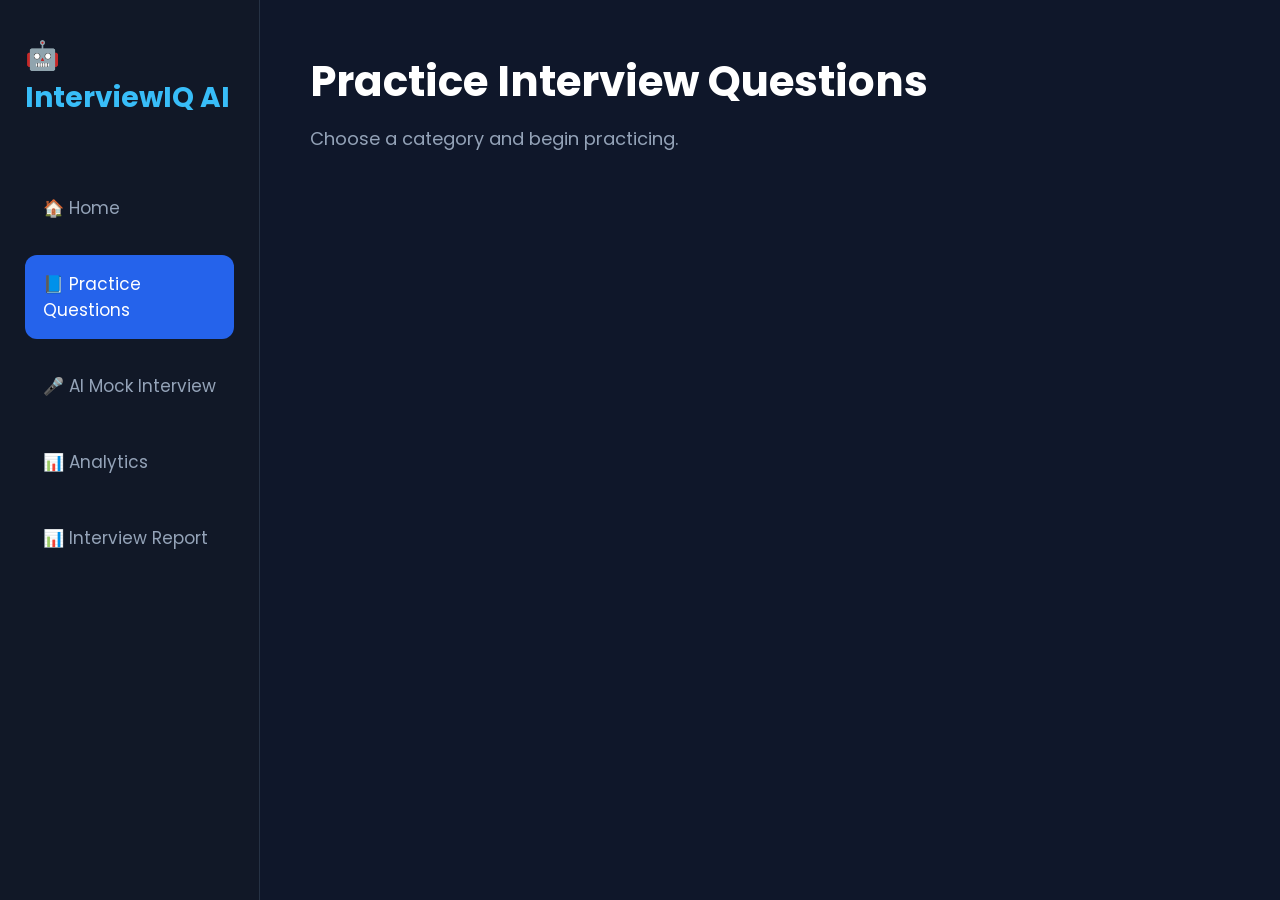
<file: frontend/categories.html>
<!DOCTYPE html>
<html lang="en">
<head>
    <meta charset="UTF-8">
    <meta name="viewport" content="width=device-width, initial-scale=1.0">
    <title>Practice Questions</title>
    <link rel="stylesheet" href="css/theme.css">
</head>
<body>

<div class="layout">

    <!-- Sidebar -->
    <aside class="sidebar">

        <div class="logo">
            🤖 InterviewIQ AI
        </div>

        <ul>
            <li>
                <a href="index.html">
                    🏠 Home
                </a>
            </li>

            <li class="active">
                <a href="categories.html">
                    📘 Practice Questions
                </a>
            </li>

            <li>
                <a href="mockinterview.html">
                    🎤 AI Mock Interview
                </a>
            </li>

            <li>
                <a href="dashboard.html">
                    📊 Analytics
                </a>
            </li>

            <li>
                <a href="interviewreport.html">
                    📊 Interview Report
                </a>
            </li>
        </ul>

    </aside>

    <!-- Main -->
    <main class="content">

        <section class="page-header">
            <h1>
                Practice Interview Questions
            </h1>

            <p>
                Choose a category and begin practicing.
            </p>
        </section>

        <section>
            <div id="categoryContainer" class="category-grid"></div>
        </section>

    </main>

</div>

<script src="js/categories.js"></script>

</body>

</html>
</file>
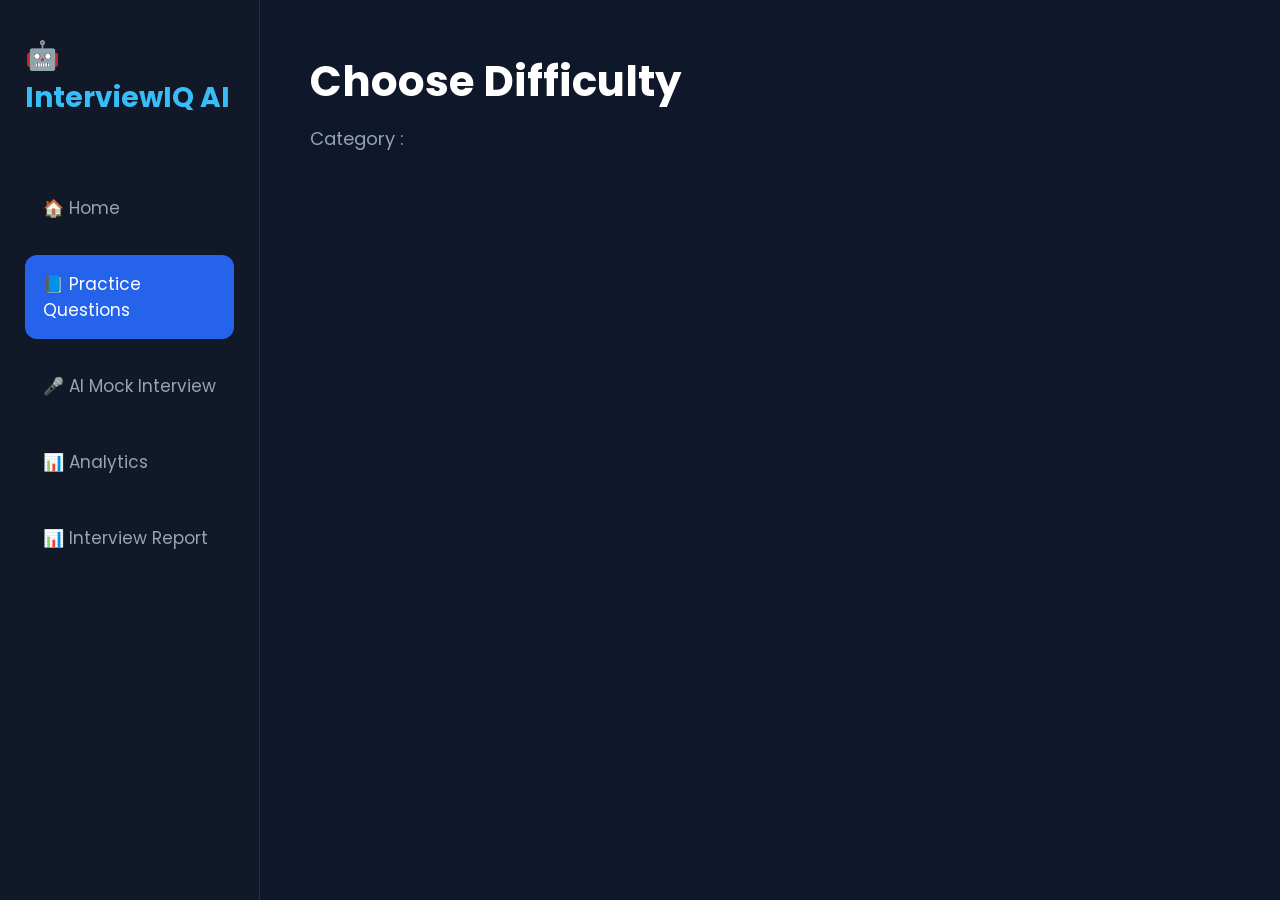
<file: frontend/difficulty.html>
<!DOCTYPE html>
<html lang="en">

<head>

    <meta charset="UTF-8">

    <title>Select Difficulty</title>

    <link rel="stylesheet" href="css/theme.css">

</head>

<body>

<div class="layout">

    <!-- Sidebar -->
    <aside class="sidebar">

        <div class="logo">
            🤖 InterviewIQ AI
        </div>

        <ul>
            <li>
                <a href="index.html">
                    🏠 Home
                </a>
            </li>

            <li class="active">
                <a href="categories.html">
                    📘 Practice Questions
                </a>
            </li>

            <li>
                <a href="mockinterview.html">
                    🎤 AI Mock Interview
                </a>
            </li>

            <li>
                <a href="dashboard.html">
                    📊 Analytics
                </a>
            </li>

            <li>
                <a href="interviewreport.html">
                    📊 Interview Report
                </a>
            </li>
        </ul>

    </aside>

    <!-- Main -->
    <main class="content">
        <div class="page-header">
            <h1> Choose Difficulty</h1>
            <p>
                Category :
                <span id="selectedCategory">
                </span>
            </p>
        </div>

        <div id="difficultyContainer" class="difficulty-grid"></div>
    </main>
</div>

<script src="js/difficulty.js"></script>

</body>

</html>
</file>
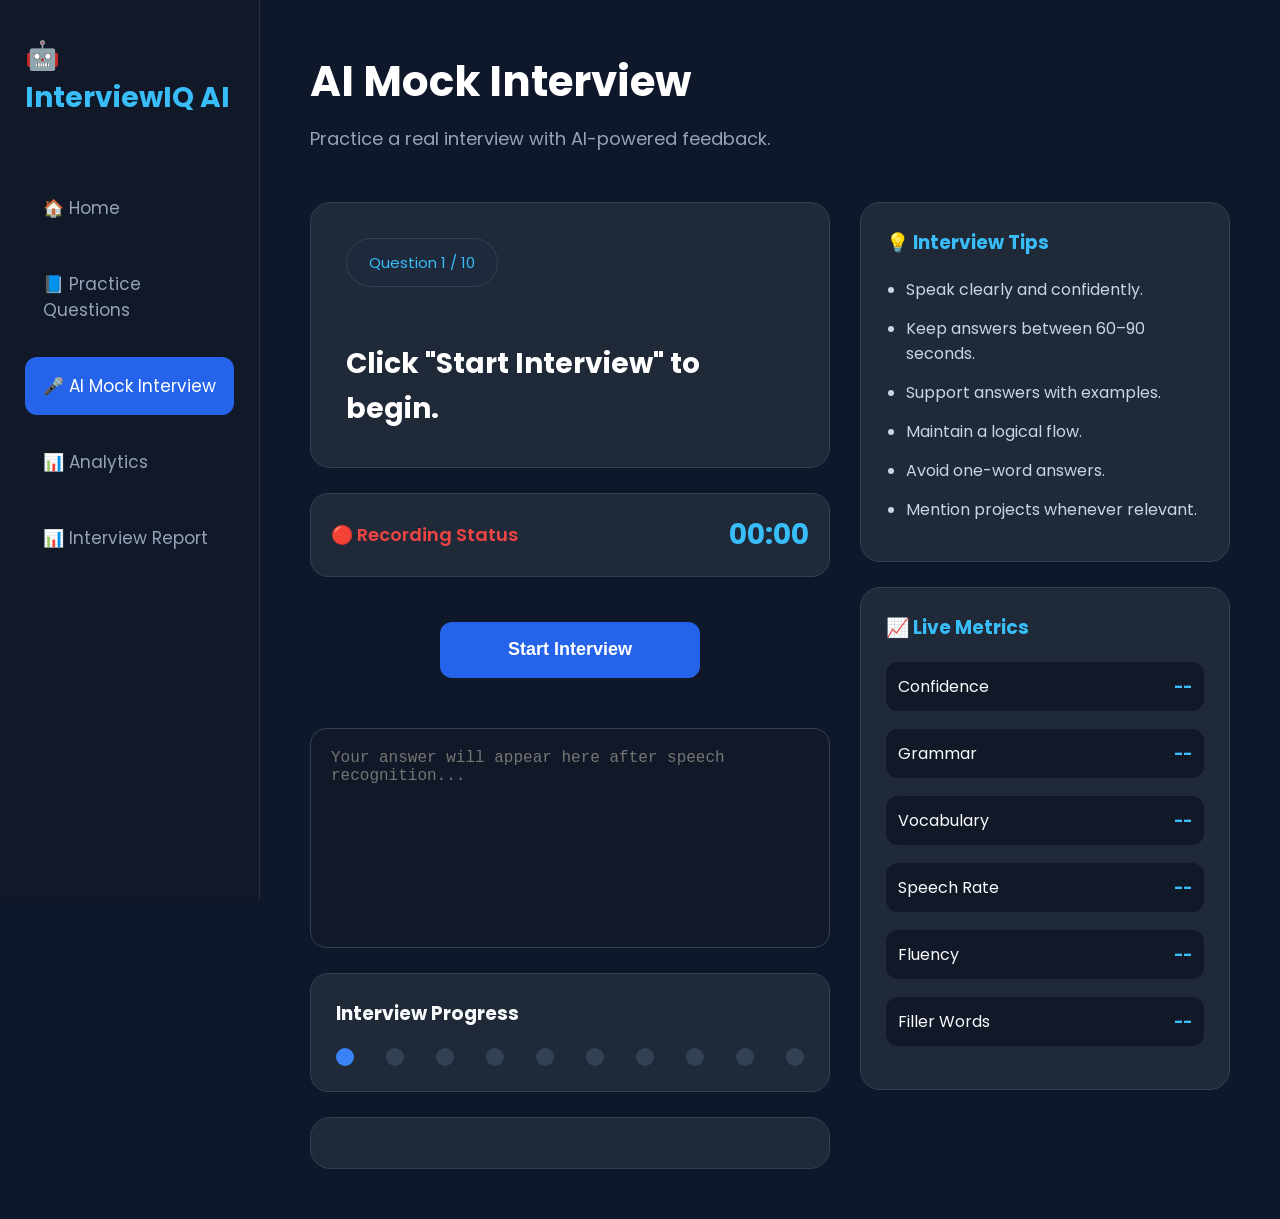
<file: frontend/interviewreport.html>
<!DOCTYPE html>
<html lang="en">
<head>
    <meta charset="UTF-8">
    <meta name="viewport" content="width=device-width,initial-scale=1.0">
    <title>Interview Report</title>
    <link rel="stylesheet" href="css/theme.css">
</head>
<body>
<div class="app-layout">

    <!-- ================= Sidebar ================= -->
    <aside class="sidebar">
        <div class="logo">🤖 InterviewIQ AI </div>

        <ul>

            <li>
                <a href="index.html">🏠 Home</a>
            </li>

            <li>
                <a href="categories.html">📘 Practice Questions</a>
            </li>

            <li>
                <a href="mockinterview.html">🎤 AI Mock Interview</a>
            </li>

            <li>
                <a href="dashboard.html">📊 Analytics</a>
            </li>

            <li class="active">
                <a href="interviewreport.html">📊 Interview Report</a>
            </li>
        </ul>
    </aside>

    <!-- ================= Main ================= -->
    <main class="content">
        <div class="page-header">

            <h1>AI Interview Latest Report</h1>

            <p>Complete analysis of your interview performance.</p>

        </div>

        <!-- Overall Score -->
        <div class="overall-report">

            <div class="overall-circle">
                <span id="overallScore">0%</span>
            </div>

            <div class="overall-info">

                <h2>AI Summary</h2>
                <p id="aiSummary">Loading...</p>

            </div>
        </div>

        <!-- Skill Progress -->
        <div class="report-card">

            <h2>Skill Analysis</h2>

            <div class="skill">

                <span>Technical</span>

                <div class="progress">
                    <div id="technicalBar" class="progress-fill"></div>
                </div>

                <span id="technicalScore">0%</span>

            </div>

            <div class="skill">

                <span>Communication</span>

                <div class="progress">

                    <div id="communicationBar" class="progress-fill"></div>

                </div>

                <span id="communicationScore">0%</span>

            </div>

            <div class="skill">

                <span>Grammar</span>

                <div class="progress">
                    <div id="grammarBar" class="progress-fill"></div>
                </div>

                <span id="grammarScore">0%</span>

            </div>

            <div class="skill">

                <span>Vocabulary</span>

                <div class="progress">
                    <div id="vocabularyBar"class="progress-fill"></div>
                </div>

                <span id="vocabularyScore">0%</span>

            </div>
        </div>    

        <div class="report-card">

            <h2>🎤 Speech Analytics</h2>

            <div class="skill">

                <span>Confidence</span>

                <div class="progress">
                    <div id="confidenceSpeechBar"class="progress-fill"></div>
                </div>

                <span id="confidenceSpeech"></span>

            </div>

            <div class="skill">

                <span>Fluency</span>

                <div class="progress">
                    <div id="fluencySpeechBar" class="progress-fill"></div>
                </div>

                <span id="fluencySpeech"></span>

            </div>

            <div class="skill">

                <span>Speech Rate</span>

                <div class="progress">
                    <div id="speechRateBar" class="progress-fill"></div>
                </div>

                <span id="speechRateText"></span>

            </div>

            <div class="skill">

                <span>Filler Words</span>

                <div class="progress">
                    <div id="fillerSpeechBar" class="progress-fill"></div>
                </div>

                <span id="fillerSpeech"></span>

            </div>

            <div class="speech-feedback">

                <h3>🗣 Speech Feedback</h3>

                <p id="speechFeedback"></p>

            </div>
        </div>

        <!-- Strength / Improvement -->

        <div class="report-grid">

            <div class="report-card">

                <h2>✅ Strengths</h2>
                <ul id="strongAreas"></ul>

            </div>

            <div class="report-card">

                <h2>📈 Improvement Areas</h2>
                <ul id="improvementAreas"></ul>

            </div>
        </div>

        <!-- Question Status -->

        <div class="report-card">

            <h2>Question Performance</h2>
            <div id="questionStatus"></div>

        </div>

        <div class="button-group">

            <button onclick="location.href='mockinterview.html'">
                Take Another Interview
            </button>

            <button onclick="location.href='dashboard.html'">
                Dashboard
            </button>

        </div>
    </main>
</div>

<script src="js/interviewreport.js"></script>

</body>
</html>
</file>
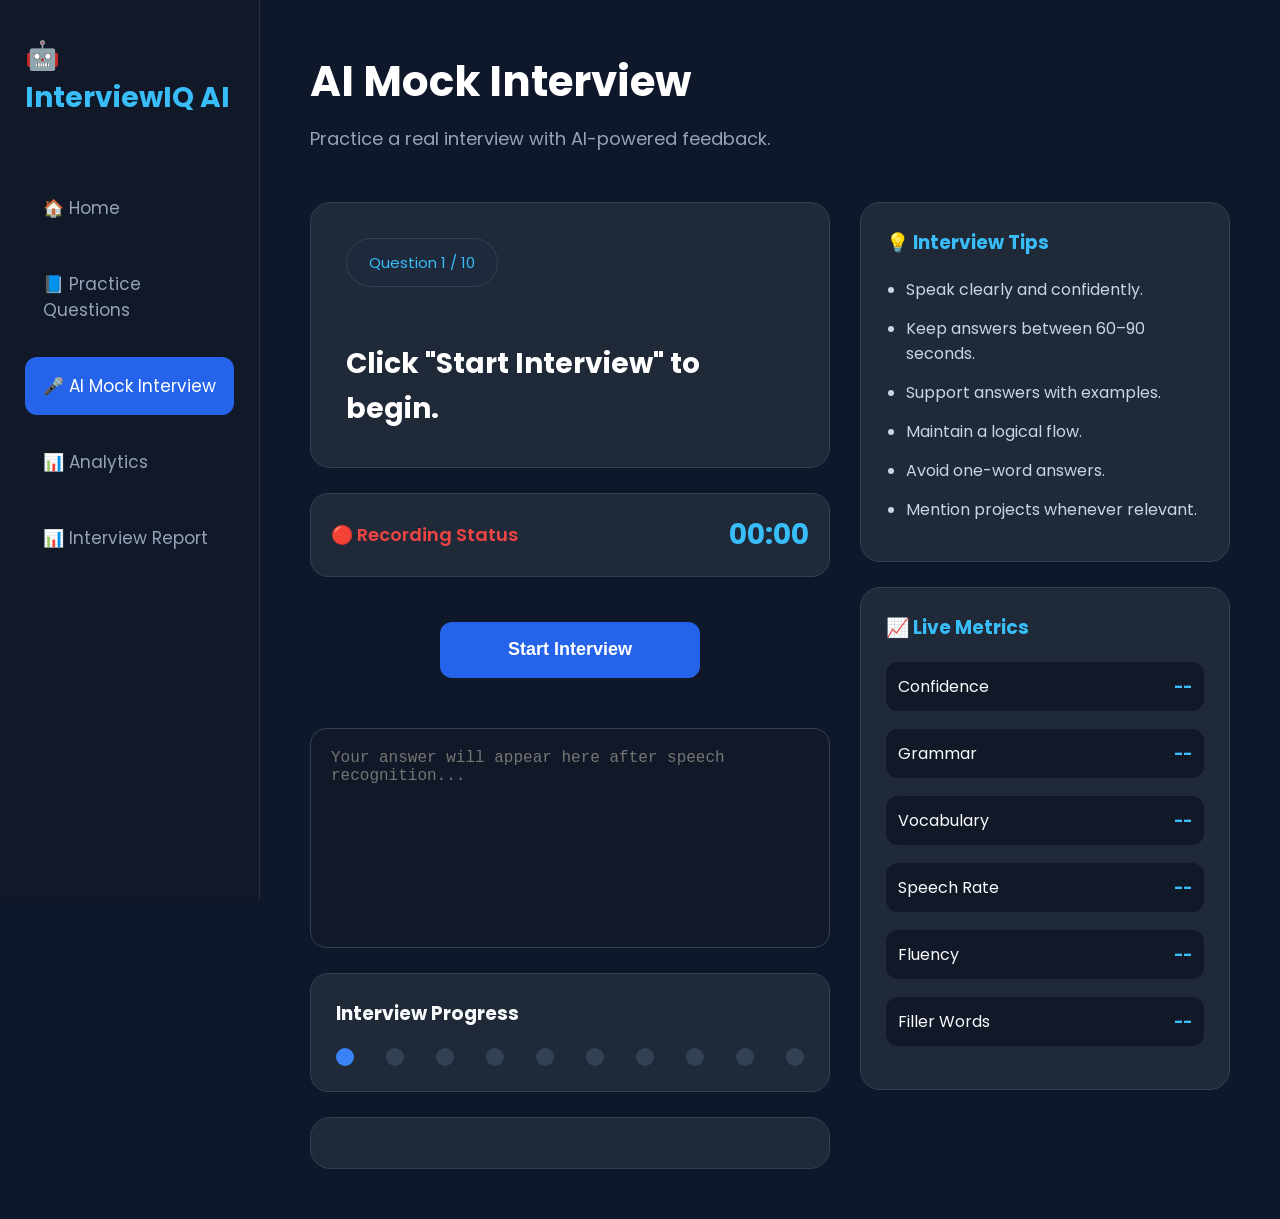
<file: frontend/mockinterview.html>
<!DOCTYPE html>
<html lang="en">
<head>
    <meta charset="UTF-8">
    <meta name="viewport" content="width=device-width,initial-scale=1.0">
    <title>AI Mock Interview</title>
    <link rel="stylesheet" href="css/theme.css">
</head>
<body>

<div class="app-layout">

    <!-- ================= Sidebar ================= -->
    <aside class="sidebar">

        <div class="logo">🤖 InterviewIQ AI</div>

        <ul>
            <li>
                <a href="index.html">
                    🏠 Home
                </a>
            </li>

            <li>
                <a href="categories.html">
                    📘 Practice Questions
                </a>
            </li>

            <li class="active">
                <a href="mockinterview.html">
                    🎤 AI Mock Interview
                </a>
            </li>

            <li>
                <a href="dashboard.html">
                    📊 Analytics
                </a>
            </li>

            <li>
                <a href="interviewreport.html">
                    📊 Interview Report
                </a>
            </li>
        </ul>

    </aside>

    <!-- ================= Main ================= -->
    <main class="content">
        <div class="page-header">
            <h1>AI Mock Interview</h1>

            <p>Practice a real interview with AI-powered feedback.</p>
        </div>

        <div class="interview-layout">

            <!-- ================= Left ================= -->
            <div class="interview-main">

                <div class="question-card">

                    <div class="question-top">
                        <span class="badge">Question
                            <span id="questionNumber">1 / 10</span>
                        </span>
                    </div>

                    <h2 id="question">Click "Start Interview" to begin.</h2>

                </div>

                <div class="recording-card">
                    <div class="recording-status">
                        🔴 Recording Status
                    </div>

                    <div id="timer">
                        00:00
                    </div>
                </div>

                <div class="button-group">
                    <button id="startInterviewBtn">
                        Start Interview
                    </button>

                    <button id="startBtn">
                        🎤 Start Recording
                    </button>

                    <button id="stopBtn">
                        ⏹ Stop Recording
                    </button>

                    <button id="submitBtn">
                        Submit Answer
                    </button>
                </div>

                <textarea id="answer" placeholder="Your answer will appear here after speech recognition..."></textarea>

                <!-- AI Loading -->

                <div id="loadingSection"class="loading-section"style="display:none;">

                    <div class="loading-card">
                        <div class="loading-spinner"></div>

                        <h2>🤖 AI is reviewing your answer...</h2>

                        <div class="loading-item" id="step1">
                            ⏳ Grammar
                        </div>

                        <div class="loading-item" id="step2">
                            ⏳ Technical Skills
                        </div>

                        <div class="loading-item" id="step3">
                            ⏳ Confidence
                        </div>

                        <div class="loading-item" id="step4">
                            ⏳ Communication
                        </div>

                        <p id="loadingText">
                            Preparing feedback...
                        </p>
                    </div>

                </div>

                <div class="progress-card">

                    <h3>Interview Progress</h3>

                    <div id="progressDots" class="progress-dots">
                        <span class="dot active"></span>
                        <span class="dot"></span>
                        <span class="dot"></span>
                        <span class="dot"></span>
                        <span class="dot"></span>
                        <span class="dot"></span>
                        <span class="dot"></span>
                        <span class="dot"></span>
                        <span class="dot"></span>
                        <span class="dot"></span>
                    </div>
                </div>

                <div id="feedback"></div>

            </div>

            <!-- ================= Right ================= -->
            <aside class="interview-sidebar">

                <div class="side-card">
                    <h3>💡 Interview Tips</h3>

                    <ul id="tipsList">
                        <li>Speak clearly and confidently.</li>
                        <li>Keep answers between 60–90 seconds.</li>
                        <li>Support answers with examples.</li>
                        <li>Maintain a logical flow.</li>
                        <li>Avoid one-word answers.</li>
                        <li>Mention projects whenever relevant.</li>
                    </ul>

                </div>

                <div class="side-card">

                    <h3>📈 Live Metrics</h3>

                    <div class="metric">

                        <span>Confidence</span>
                        <strong id="confidence">--</strong>

                    </div>

                    <div class="metric">

                        <span>Grammar</span>
                        <strong id="grammar">--</strong>

                    </div>

                    <div class="metric">

                        <span>Vocabulary</span>
                        <strong id="vocabulary">--</strong>

                    </div>

                    <div class="metric">

                        <span>Speech Rate</span>
                        <strong id="speechRate">--</strong>

                    </div>

                    <div class="metric">

                        <span>Fluency</span>
                        <strong id="fluency">--</strong>

                    </div>

                    <div class="metric">

                        <span>Filler Words</span>
                        <strong id="fillerWords">--</strong>

                    </div>
                </div>
            </aside>
        </div>

    </main>
    
</div>

<script src="js/mockinterview.js"></script>

</body>

</html>
</file>
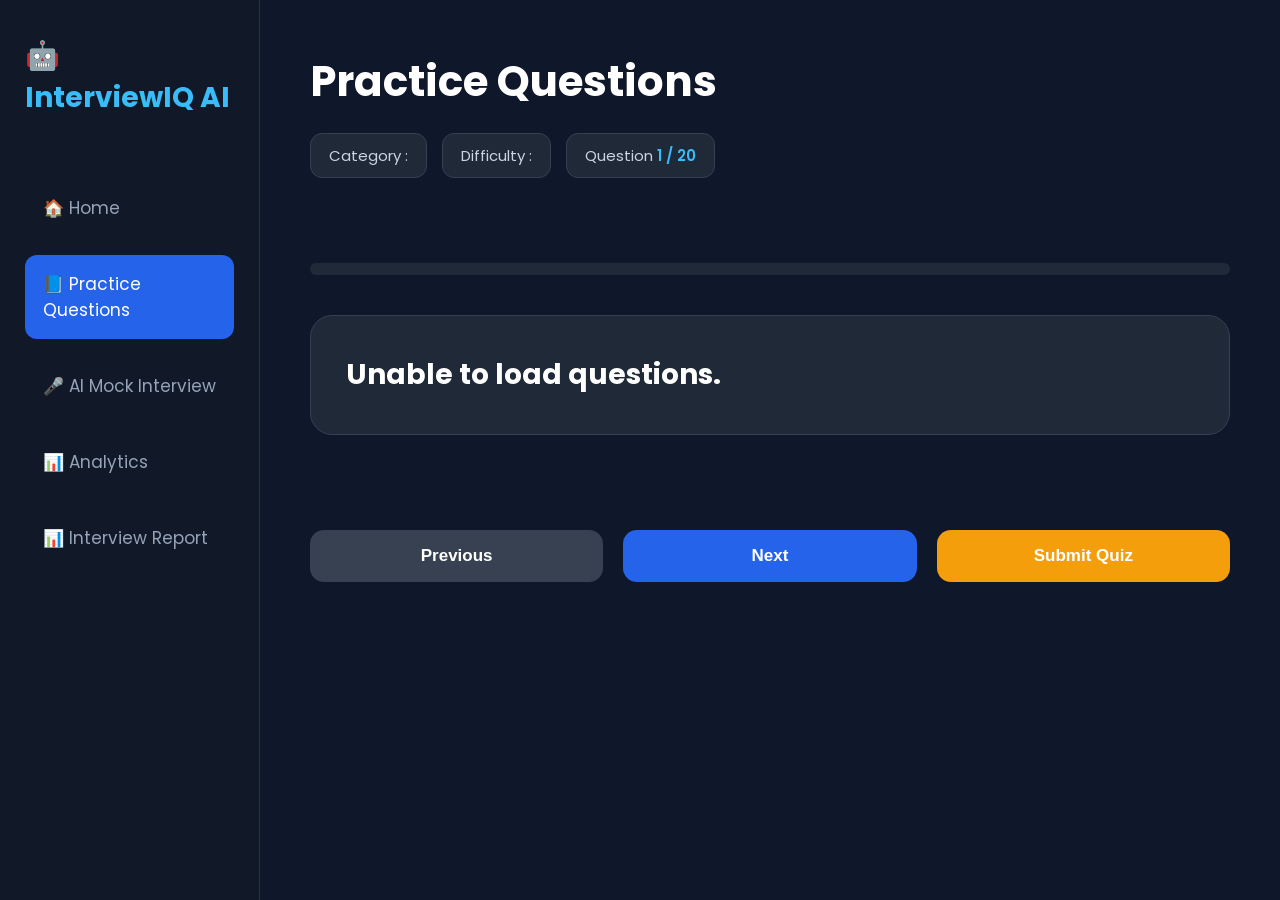
<file: frontend/questions.html>
<!DOCTYPE html>
<html lang="en">
<head>
    <meta charset="UTF-8">
    <meta name="viewport" content="width=device-width, initial-scale=1.0">
    <title>Practice Questions</title>
    <link rel="stylesheet" href="css/theme.css">
</head>
<body>
<div class="layout">

    <!-- ================= Sidebar ================= -->
    <aside class="sidebar">
        <div class="logo">
            🤖 InterviewIQ AI
        </div>
        <ul>
            <li>
                <a href="index.html">
                    🏠 Home
                </a>
            </li>

            <li class="active">
                <a href="categories.html">
                    📘 Practice Questions
                </a>
            </li>

            <li>
                <a href="mockinterview.html">
                    🎤 AI Mock Interview
                </a>
            </li>

            <li>
                <a href="dashboard.html">
                    📊 Analytics
                </a>
            </li>

            <li>
                <a href="interviewreport.html">
                    📊 Interview Report
                </a>
            </li>
        </ul>
    </aside>

    <!-- ================= Main ================= -->
    <main class="content">
        <div class="page-header"> 

            <h1>
                Practice Questions
            </h1>

            <div class="question-header">
                <div class="badge">
                    Category : <span id="categoryName"></span>
                </div>

                <div class="badge">
                    Difficulty : <span id="difficultyName"></span>
                </div>

                <div class="badge">
                    Question <span id="questionNumber">1 / 20</span>
                </div>
            </div>

        </div>

        <!-- Progress -->
        <div class="progress-wrapper">
            <div id="progressBar" class="progress-bar"></div>
        </div>

        <!-- Question -->
        <div class="question-box">
            <h2 id="question">Loading Question... </h2>
        </div>

        <!-- Options -->

        <div id="optionsContainer" class="options-grid"></div>

        <!-- Buttons -->
        <div class="question-buttons">
            <button id="prevBtn">Previous</button>

            <button id="nextBtn">Next</button>

            <button id="submitBtn">Submit Quiz</button>
        </div>

    </main>

</div>

<script src="js/questions.js"></script>

</body>

</html>
</file>
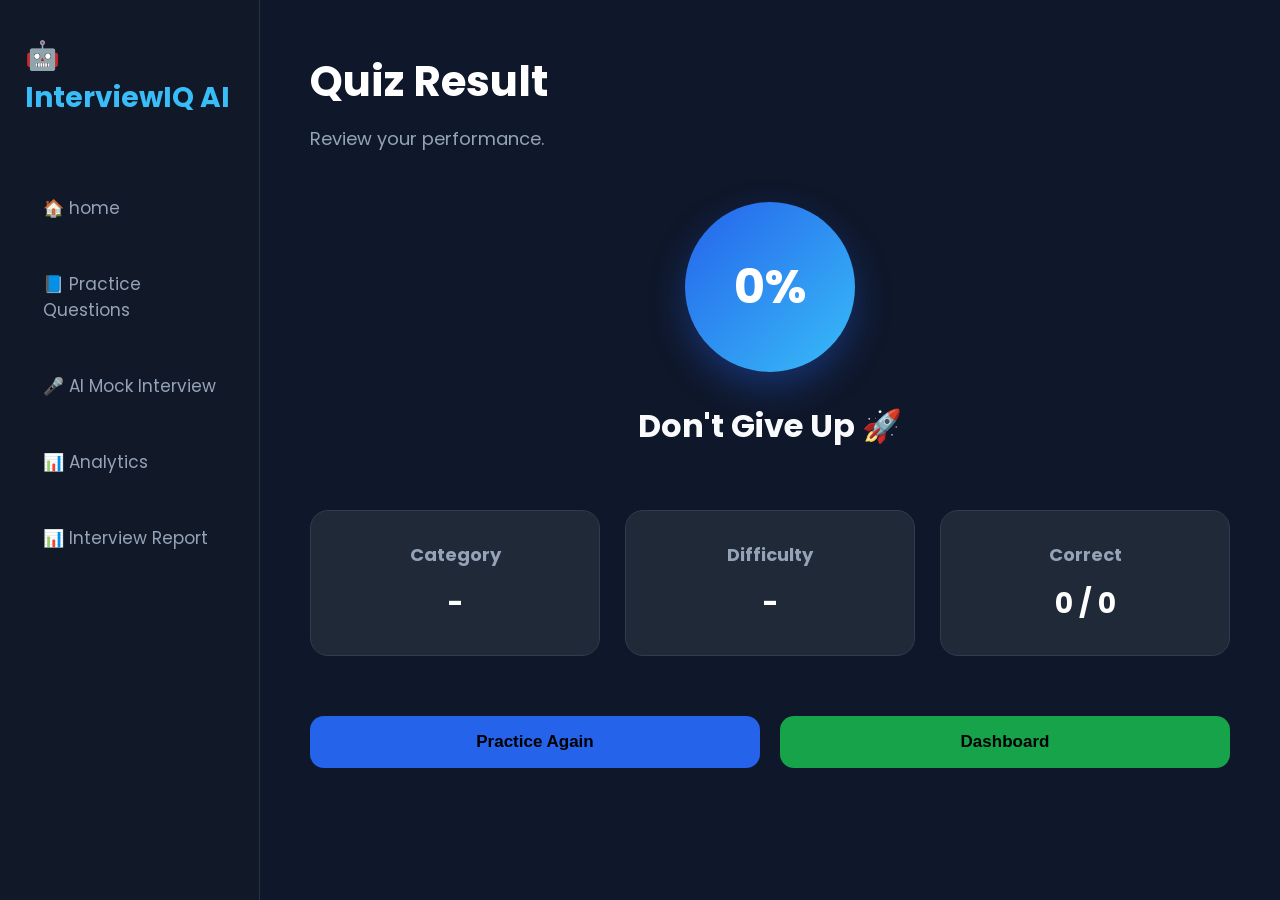
<file: frontend/result.html>
<!DOCTYPE html>
<html lang="en">
<head>
    <title>Result page</title>
    <link rel="stylesheet" href="css/theme.css">
</head>
<body>
<div class="app-layout">

    <!-- Sidebar -->
    <aside class="sidebar">
        <div class="logo">🤖 InterviewIQ AI</div>

        <ul>
            <li>
                <a href="index.html">
                    🏠 home
                </a>
            </li>

            <li>
                <a href="categories.html">
                    📘 Practice Questions
                </a>
            </li>

            <li>
                <a href="mockinterview.html">
                    🎤 AI Mock Interview
                </a>
            </li>

            <li>
                <a href="dashboard.html">
                    📊 Analytics
                </a>
            </li>

            <li>
                <a href="interviewreport.html">
                    📊 Interview Report
                </a>
            </li>
        </ul>

    </aside>

    <!-- Main -->
    <main class="content">
        <div class="page-header">
            <h1>Quiz Result</h1>

            <p>Review your performance. </p>
        </div>

        <!-- Score Card -->
        <div class="result-card"> 
        
            <div class="score-circle">
                <span id="percentage">0%</span>
            </div>

            <h2>Great Job!</h2>

        </div>

        <!-- Stats -->
        <div class="stats-grid">

            <div class="stat-card">
                <h3>Category</h3>

                <p id="category"> - </p>
            </div>

            <div class="stat-card">
                <h3>Difficulty</h3>

                <p id="difficulty"> - </p>
            </div>

            <div class="stat-card">
                <h3>Correct</h3>

                <p id="score">0 / 0</p>
            </div>

        </div>

        <!-- Buttons -->
        <div class="question-buttons">

            <button id="retryBtn">Practice Again</button>

            <button id="dashboardBtn">Dashboard</button>

        </div>

    </main>

</div>

<script src="js/result.js"></script>

</body>
</html>
</file>
<file: frontend/css/theme.css>
/*  GOOGLE FONT */

@import url('https://fonts.googleapis.com/css2?family=Poppins:wght@300;400;500;600;700;800&display=swap');

/* RESET */

*{
    margin:0;
    padding:0;
    box-sizing:border-box;
}

html{
    scroll-behavior:smooth;
}

body{
    font-family:'Poppins',sans-serif;
    background:#0F172A;
    color:#F8FAFC;
    overflow-x:hidden;
}

/* COMMON */

a{
    text-decoration:none;
}

.section-title{
    text-align:center;
    font-size:40px;
    font-weight:700;
    margin-bottom:60px;
    color:white;
}

/* NAVBAR */

.navbar{
    position:sticky;
    top:0;
    z-index:999;
    display:flex;
    justify-content:space-between;
    align-items:center;
    padding:22px 80px;
    background:#111827;
    border-bottom:1px solid #1F2937;
}

.nav-links{
    list-style:none;
    display:flex;
    align-items:center;
    gap:35px;
}

.nav-links a{
    color:#CBD5E1;
    font-size:17px;
    transition:.3s;
}

.nav-links a:hover{
    color:#38BDF8;
}

/* HERO */

.hero{
    max-width:1200px;
    margin:auto;
    text-align:center;
    padding:90px 20px;
}

.badge{
    display:inline-block;
    padding:12px 22px;
    border-radius:30px;
    background:#1E293B;
    color:#38BDF8;
    border:1px solid #334155;
    font-size:15px;
    margin-bottom:35px;
}

.hero h1{
    font-size:72px;
    font-weight:800;
    line-height:1.1;
    margin-bottom:30px;
}

.hero p{
    max-width:850px;
    margin:auto;
    color:#94A3B8;
    font-size:22px;
    line-height:1.8;
}

/* BUTTONS */

.hero-buttons{
    margin-top:45px;
    display:flex;
    justify-content:center;
    gap:20px;
    flex-wrap:wrap;
}

.primary-btn{
    background:#38BDF8;
    color:white;
    border:none;
    padding:17px 36px;
    border-radius:14px;
    font-size:17px;
    font-weight:600;
    cursor:pointer;
    transition:.35s;
}

.primary-btn:hover{
    background:#0EA5E9;
    transform:translateY(-4px);
    box-shadow:0 18px 35px rgba(56,189,248,.35);
}

.secondary-btn{
    background:transparent;
    color:white;
    border:2px solid #334155;
    padding:17px 36px;
    border-radius:14px;
    font-size:17px;
    font-weight:600;
    cursor:pointer;
    transition:.35s;
}

.secondary-btn:hover{
    border-color:#38BDF8;
    color:#38BDF8;
    transform:translateY(-4px);
}

/* FEATURES SECTION */

.features{
    max-width:1250px;
    margin:40px auto;
    padding:40px 20px;
}

.card-container{
    display:grid;
    grid-template-columns:repeat(auto-fit,minmax(320px,1fr));
    gap:30px;
}

/* FEATURE CARDS */

.card{
    background:rgba(30,41,59,.92);
    border:1px solid #334155;
    border-radius:24px;
    padding:40px 30px;
    text-align:center;
    transition:.35s;
    backdrop-filter:blur(15px);
}

.card:hover{
    transform:translateY(-10px);
    border-color:#38BDF8;
    box-shadow:0 20px 45px rgba(0,0,0,.45);
}

.icon{
    width:75px;
    height:75px;
    margin:auto;
    margin-bottom:25px;
    border-radius:50%;
    background:#38BDF8;
    display:flex;
    justify-content:center;
    align-items:center;
    font-size:34px;
}

.card h3{
    font-size:26px;
    margin-bottom:18px;
}

.card p{
    color:#94A3B8;
    line-height:1.8;
    font-size:17px;
}

/* STATS */

.stats{
    max-width:1200px;
    margin:90px auto;
    padding:20px;
}

.stats-grid{
    display:grid;
    grid-template-columns:repeat(auto-fit,minmax(220px,1fr));
    gap:25px;
}

.stat-card{
    background:#1E293B;
    border:1px solid #334155;
    border-radius:22px;
    padding:40px;
    text-align:center;
    transition:.35s;
}

.stat-card:hover{
    transform:translateY(-8px);
    border-color:#38BDF8;
}

.stat-card h2{
    font-size:42px;
    color:#38BDF8;
    margin-bottom:15px;
}

.stat-card p{
    color:#CBD5E1;
    font-size:18px;
}

/* CTA */

.cta{
    max-width:900px;
    margin:120px auto;
    text-align:center;
    padding:70px 40px;
    background:#1E293B;
    border:1px solid #334155;
    border-radius:30px;
}

.cta h2{
    font-size:44px;
    margin-bottom:20px;
}

.cta p{
    color:#94A3B8;
    font-size:20px;
    line-height:1.8;
    margin-bottom:35px;
}

/* FOOTER */

footer{
    margin-top:120px;
    padding:60px 20px;
    text-align:center;
    border-top:1px solid #1F2937;
    background:#111827;
}

footer h2{
    color:#38BDF8;
    margin-bottom:15px;
}

footer p{
    color:#CBD5E1;
    margin-bottom:12px;
}

footer small{
    color:#64748B;
}

/* SCROLLBAR */

::-webkit-scrollbar{
    width:10px;
}

::-webkit-scrollbar-track{
    background:#0F172A;
}

::-webkit-scrollbar-thumb{
    background:#334155;
    border-radius:20px;
}

::-webkit-scrollbar-thumb:hover{
    background:#38BDF8;
}

/* RESPONSIVE */

@media(max-width:992px){
    .navbar{
        padding:18px 30px;
    }

    .hero h1{
        font-size:54px;
    }
}

@media(max-width:768px){
    .navbar{
        flex-direction:column;
        gap:20px;
        padding:20px;
    }

    .nav-links{
        flex-wrap:wrap;
        justify-content:center;
        gap:18px;
    }

    .hero{
        padding:70px 20px;
    }

    .hero h1{
        font-size:42px;
    }

    .hero p{
        font-size:18px;
    }

    .hero-buttons{
        flex-direction:column;
        align-items:center;
    }

    .primary-btn, .secondary-btn{
        width:250px;
    }

    .section-title{
        font-size:32px;
    }

    .cta h2{
        font-size:34px;
    }
}

@media(max-width:480px){
    .logo{
        font-size:24px;
    }

    .hero h1{
        font-size:34px;
    }

    .hero p{
        font-size:16px;
    }

    .card{
        padding:30px 20px;
    }
}

.card-link{
    text-decoration:none;
    color:inherit;
}

/* CATEGORY PAGE */

.layout{
    display:flex;
    min-height:100vh;
}

/* Sidebar */

.sidebar{
    width:260px;
    background:#111827;
    border-right:1px solid #263244;
    padding:35px 25px;
    position:fixed;
    top:0;
    left:0;
    bottom:0;
}

.logo{
    font-size:28px;
    font-weight:700;
    color:#38bdf8;
    margin-bottom:60px;
}

.sidebar ul{
    list-style:none;
}

.sidebar li{
    margin-bottom:18px;
}

.sidebar a{
    display:block;
    padding:16px 18px;
    color:#94a3b8;
    text-decoration:none;
    border-radius:12px;
    transition:.3s;
    font-size:17px;
}

.sidebar a:hover{
    background:#1e293b;
    color:white;
}

.sidebar .active a{
    background:#2563eb;
    color:white;
}

/* Main */

.content{
    flex:1;
    margin-left:260px;
    padding:50px;
}

/* Header */

.page-header{
    margin-bottom:50px;
}

.page-header h1{
    font-size:42px;
    color:white;
    margin-bottom:12px;
}

.page-header p{
    color:#94a3b8;
    font-size:18px;
}

/* Category Grid */

.category-grid{
    display:grid;
    grid-template-columns:repeat(auto-fit,minmax(240px,1fr));
    gap:30px;
}

/* Card */

.category-card{
    height:240px;
    background:#1f2937;
    border:1px solid #2f4056;
    border-radius:20px;
    padding:25px 20px;
    text-align:center;
    cursor:pointer;
    transition:.35s;
}

.category-card:hover{
    transform:translateY(-8px);
    border-color:#38bdf8;
    box-shadow:0 20px 45px rgba(0,0,0,.35);
}

/* Icon */

.category-icon{
    width:65px;
    height:65px;
    background:#38bdf8;
    border-radius:50%;
    display:flex;
    align-items:center;
    justify-content:center;
    font-size:28px;
    margin:auto;
    margin-bottom:18px;
}

/* Title */

.category-card h3{
    color:white;
    font-size:22px;
    margin-bottom:8px;
}

/* Description */

.category-card p{
    color:#94a3b8;
    font-size:15px;
    line-height:1.4;
}

/* Mobile */

@media(max-width:900px){
    .sidebar{
        display:none;
    }

    .content{
        margin-left:0;
        padding:25px;
    }
}

/* DIFFICULTY PAGE */

.difficulty-grid{
    display:grid;
    grid-template-columns:repeat(3,1fr);
    gap:30px;
    margin-top:50px;
}

.difficulty-card{
    background:#1f2937;
    border:1px solid #334155;
    border-radius:18px;
    padding:35px 25px;
    cursor:pointer;
    text-align:center;
    transition:.3s;
}

.difficulty-card:hover{
    transform:translateY(-8px);
    border-color:#38bdf8;
    box-shadow:0 20px 45px rgba(0,0,0,.35);
}

.difficulty-icon{
    font-size:48px;
    margin-bottom:18px;
}

.difficulty-card h2{
    color:white;
    font-size:28px;
    margin-bottom:10px;
}

.difficulty-card p{
    color:#94a3b8;
    font-size:16px;
    line-height:1.5;
}

/* Different colors */
.easy{
    border-left:6px solid #22c55e;
}

.medium{
    border-left:6px solid #f59e0b;
}

.hard{
    border-left:6px solid #ef4444;
}

/* Mobile */
@media(max-width:900px){
    .difficulty-grid{
        grid-template-columns:1fr;
    }
}

/* QUESTIONS PAGE */

.question-header{
    display:flex;
    gap:15px;
    flex-wrap:wrap;
    margin-top:20px;
}

.question-header .badge{
    background:#1f2937;
    color:#cbd5e1;
    border:1px solid #334155;
    border-radius:12px;
    padding:10px 18px;
    font-size:15px;
}

.question-header .badge span{
    color:#38bdf8;
    font-weight:600;
}

/* Progress */
.progress-wrapper{
    width:100%;
    height:12px;
    background:#1f2937;
    border-radius:50px;
    margin:40px 0;
    overflow:hidden;
}

.progress-bar{
    width:0%;
    height:100%;
    background:linear-gradient(
            90deg,
            #2563eb,
            #38bdf8
    );
    transition:.4s;
}

/* Question Card */

.question-box{
    background:#1f2937;
    border:1px solid #334155;
    border-radius:22px;
    padding:35px;
    margin-bottom:35px;
}

.question-box h2{
    color:white;
    font-size:28px;
    line-height:1.7;
}

/* Options */
.options-grid{
    display:grid;
    gap:18px;

}

.option-btn{
    width:100%;
    background:#1f2937;
    border:2px solid #334155;
    border-radius:16px;
    padding:18px 22px;
    color:white;
    text-align:left;
    font-size:17px;
    cursor:pointer;
    transition:.3s;
}

.option-btn:hover{
    border-color:#38bdf8;
    background:#233248;
    transform:translateX(6px);
}

/* Navigation Buttons */

.question-buttons{
    display:flex;
    justify-content:space-between;
    margin-top:40px;
    gap:15px;
}

.question-buttons button{
    flex:1;
    border:none;
    border-radius:14px;
    padding:16px;
    font-size:17px;
    cursor:pointer;
    transition:.3s;
    font-weight:600;
}

/* Previous */

#prevBtn{
    background:#374151;
    color:white;
}

/* Next */

#nextBtn{
    background:#2563eb;
    color:white;
}

/* Submit */

#submitBtn{
    background:#16a34a;
    color:white;
}

#prevBtn:hover{
    background:#4b5563;
}

#nextBtn:hover{
    background:#1d4ed8;
}

#submitBtn:hover{
    background:#15803d;
}

.question-buttons button:hover{
    transform:translateY(-3px);
}

/* Mobile */

@media(max-width:900px){
    .question-buttons{
        flex-direction:column;
    }

    .question-box{
        padding:25px;
    }

    .question-box h2{
        font-size:22px;
    }
}

.option-btn.selected{
    background:#3b82f6;
    color:white;
    border:2px solid #60a5fa;
}

/* RESULT PAGE */

.result-card{
    width:320px;
    margin:40px auto;
    text-align:center;
}

.score-circle{
    width:170px;
    height:170px;
    margin:auto;
    border-radius:50%;
    background:linear-gradient(135deg,#2563eb,#38bdf8);
    display:flex;
    align-items:center;
    justify-content:center;
    font-size:48px;
    font-weight:700;
    color:white;
    box-shadow:0 15px 35px rgba(37,99,235,.35);
}

.result-card h2{
    margin-top:30px;
    font-size:32px;
}

.stats-grid{
    display:grid;
    grid-template-columns:
        repeat(3,1fr);
    gap:25px;
    margin-top:60px;
}

.stat-card{
    background:#1f2937;
    border:1px solid #2f3c4d;
    border-radius:18px;
    padding:30px;
    text-align:center;
}

.stat-card h3{
    color:#94a3b8;
    margin-bottom:15px;
    font-size:18px;
}

.stat-card p{
    font-size:28px;
    font-weight:700;
    color:white;
}

.question-buttons{
    margin-top:60px;
    display:flex;
    justify-content:center;
    gap:20px;
}

#retryBtn{
    background:#2563eb;
}

#retryBtn:hover{
    background:#1d4ed8;
}

#dashboardBtn{
    background:#16a34a;
}

#dashboardBtn:hover{
    background:#15803d;
}

@media(max-width:900px){
    .stats-grid{
        grid-template-columns:1fr;
    }

    .question-buttons{
        flex-direction:column;
    }

    .question-buttons button{
        width:100%;
    }
}

/* MOCK INTERVIEW */

.interview-layout{
    display:grid;
    grid-template-columns:2fr 370px;
    gap:30px;
    margin-top:30px;
}

.interview-main{
    display:flex;
    flex-direction:column;
    gap:25px;
}

.question-card{
    background:#1f2937;
    border:1px solid #334155;
    border-radius:20px;
    padding:35px;
}

.question-card h2{
    margin-top:20px;
    line-height:1.6;
    font-size:28px;
    color:white;
}

.question-top{
    display:flex;
    justify-content:space-between;
    align-items:center;
}

.recording-card{
    background:#1f2937;
    border:1px solid #334155;
    border-radius:18px;
    padding:20px;
    display:flex;
    justify-content:space-between;
    align-items:center;
}

.recording-status{
    color:#ef4444;
    font-weight:600;
    font-size:18px;
}

#timer{
    font-size:28px;
    font-weight:bold;
    color:#38bdf8;
}

.button-group{
    display:grid;
    grid-template-columns:repeat(4,1fr);
    gap:18px;
    margin:25px 0;
}

.button-group button{
    width:100%;
    height:56px;
    border:none;
    border-radius:12px;
    font-size:17px;
    font-weight:600;
    color:white;
    cursor:pointer;
    transition:.3s;
}

.button-group button:hover{
    transform:translateY(-3px);
}

#startInterviewBtn{
    background:#2563eb;
}

#startBtn{
    background:#16a34a;
}

#stopBtn{
    background:#dc2626;
}

#submitBtn{
    background:#f59e0b;
    border: none;
}

textarea{
    width:100%;
    min-height:220px;
    resize:none;
    background:#111827;
    color:white;
    border:1px solid #334155;
    border-radius:16px;
    padding:20px;
    font-size:16px;
}

.progress-card{
    background:#1f2937;
    border-radius:18px;
    border:1px solid #334155;
    padding:25px;
}

.progress-card h3{
    margin-bottom:20px;
}

.progress-dots{
    display:flex;
    justify-content:space-between;
}

.dot{
    width:18px;
    height:18px;
    border-radius:50%;
    background:#334155;
}

.dot.active{
    background:#3b82f6;
}

.interview-sidebar{
    display:flex;
    flex-direction:column;
    gap:25px;
}

.side-card{
    background:#1f2937;
    border-radius:20px;
    border:1px solid #334155;
    padding:25px;
}

.side-card h3{
    margin-bottom:20px;
    color:#38bdf8;
}

.side-card ul{
    padding-left:20px;
}

.side-card li{
    margin-bottom:14px;
    color:#cbd5e1;
}

.metric{
    display:flex;
    justify-content:space-between;
    align-items:center;
    margin-bottom:18px;
    padding:12px;
    background:#111827;
    border-radius:12px;
}

.metric strong{
    color:#38bdf8;
}
#feedback{
    background:#1f2937;
    border:1px solid #334155;
    border-radius:20px;
    padding:25px;
}
@media(max-width:1200px){
    .interview-layout{
        grid-template-columns:1fr;
    }
}
/* INTERVIEW REPORT PAGE */
.overall-card{
    background:#1f2937;
    border:1px solid #334155;
    border-radius:20px;
    padding:35px;
    text-align:center;
    margin-bottom:35px;
}
.overall-card h2{
    font-size:28px;
    margin-bottom:25px;
    color:#e2e8f0;
}
.overall-score{
    width:170px;
    height:170px;
    margin:auto;
    border-radius:50%;
    display:flex;
    justify-content:center;
    align-items:center;
    background:linear-gradient(135deg,#2563eb,#38bdf8);
    font-size:48px;
    font-weight:700;
    color:white;
    box-shadow:0 10px 30px rgba(37,99,235,.4);
}
.score-grid{
    display:grid;
    grid-template-columns:repeat(auto-fit,minmax(180px,1fr));
    gap:20px;
    margin-bottom:35px;
}
.score-box{
    background:#1f2937;
    border:1px solid #334155;
    border-radius:18px;
    padding:25px;
    text-align:center;
    transition:.3s;
}
.score-box:hover{
    transform:translateY(-5px);
    border-color:#3b82f6;
}
.score-box h3{
    color:#94a3b8;
    font-size:18px;
    margin-bottom:15px;
}
.score-box span{
    font-size:34px;
    font-weight:700;
    color:#38bdf8;
}
.report-card{
    background:#1f2937;
    border:1px solid #334155;
    border-radius:18px;
    padding:30px;
    margin-bottom:25px;
}
.report-card h2{
    margin-bottom:20px;
    color:#38bdf8;
}
.report-card ul{
    margin-left:20px;
}
.report-card li{
    margin-bottom:12px;
    color:#e2e8f0;
    line-height:1.7;
}
.report-card p{
    color:#e2e8f0;
    line-height:1.8;
    font-size:17px;
}
.report-buttons{
    display:flex;
    justify-content:center;
    gap:20px;
    margin:45px 0;
}
.report-buttons button{
    min-width:220px;
    height:55px;
    border:none;
    border-radius:12px;
    font-size:17px;
    font-weight:600;
    cursor:pointer;
    transition:.3s;
}
#restartBtn{
    background:#2563eb;
    color:white;
}
#restartBtn:hover{
    background:#1d4ed8;
}
.report-buttons button:last-child{
    background:#16a34a;
    color:white;
}
.report-buttons button:last-child:hover{
    background:#15803d;
}
@media(max-width:900px){
    .report-buttons{
        flex-direction:column;
    }
    .report-buttons button{
        width:100%;
    }
}
/* INTERVIEW REPORT SECTION */
.dashboard-section{
    margin-top:60px;
}
.overall-card{
    background:#1f2937;
    border:1px solid #334155;
    border-radius:20px;
    padding:35px;
    text-align:center;
    margin-bottom:35px;
}
.overall-card h2{
    color:#e2e8f0;
    margin-bottom:25px;
    font-size:30px;
}
.overall-score{
    width:180px;
    height:180px;
    margin:auto;
    border-radius:50%;
    background:linear-gradient(135deg,#2563eb,#38bdf8);
    display:flex;
    justify-content:center;
    align-items:center;
    font-size:50px;
    font-weight:bold;
    color:white;
    box-shadow:0 10px 30px rgba(59,130,246,.4);
}
.score-grid{
    display:grid;
    grid-template-columns:repeat(auto-fit,minmax(180px,1fr));
    gap:20px;
    margin-bottom:35px;
}
.score-box{
    background:#1f2937;
    border:1px solid #334155;
    border-radius:16px;
    padding:25px;
    text-align:center;
    transition:.3s;
}
.score-box:hover{
    transform:translateY(-5px);
    border-color:#38bdf8;
}
.score-box h3{
    color:#94a3b8;
    margin-bottom:15px;
    font-size:18px;
}
.score-box span{
    font-size:34px;
    color:#38bdf8;
    font-weight:bold;
}
.report-card{
    background:#1f2937;
    border:1px solid #334155;
    border-radius:18px;
    padding:30px;
    margin-bottom:25px;
}
.report-card h2{
    color:#38bdf8;
    margin-bottom:18px;
}
.report-card ul{
    margin-left:22px;
}
.report-card li{
    margin-bottom:12px;
    color:#e2e8f0;
    line-height:1.8;
}
.report-card p{
    color:#e2e8f0;
    line-height:1.9;
    font-size:17px;
}
.no-report{
    background:#1f2937;
    border:1px dashed #475569;
    border-radius:18px;
    padding:40px;
    text-align:center;
    color:#94a3b8;
    font-size:18px;
    margin-top:30px;
}
@media(max-width:900px){
    .overall-score{
        width:150px;
        height:150px;
        font-size:40px;
    }
    .score-grid{
        grid-template-columns:1fr;
    }
}
/*  DASHBOARD */
.dashboard-cards{
    display:grid;
    grid-template-columns:repeat(3,1fr);
    gap:25px;
    margin:30px 0 40px;
}
.dashboard-card{
    background:#1f2937;
    border:1px solid #334155;
    border-radius:18px;
    padding:28px;
    transition:.3s;
    text-align:center;
}
.dashboard-card:hover{
    transform:translateY(-6px);
    border-color:#3b82f6;
    box-shadow:0 10px 25px rgba(59,130,246,.15);
}
.card-icon{
    font-size:34px;
    margin-bottom:15px;
}
.dashboard-card h2{
    font-size:34px;
    color:#38bdf8;
    margin-bottom:8px;
}
.dashboard-card p{
    color:#94a3b8;
    font-size:16px;
}

.analytics-grid{
    display:grid;
    grid-template-columns:350px 1fr;
    gap:25px;
}
.analytics-card{
    background:#1f2937;
    border:1px solid #334155;
    border-radius:18px;
    padding:25px;
}
.analytics-card h2{
    margin-bottom:25px;
    color:#38bdf8;
}

.difficulty-list{
    display:flex;
    flex-direction:column;
    gap:18px;
}
.difficulty-list div{
    display:flex;
    justify-content:space-between;
    align-items:center;
    background:#111827;
    padding:16px 18px;
    border-radius:12px;
    font-size:17px;
}
.difficulty-list span{
    background:#2563eb;
    padding:6px 14px;
    border-radius:30px;
    font-weight:600;
}

canvas{
    width:100% !important;
    max-height:280px;
}

@media(max-width:1000px){
    .dashboard-cards{
        grid-template-columns:1fr;
    }
    .analytics-grid{
        grid-template-columns:1fr;
    }
}
/* INTERVIEW REPORT */
.overall-report{
    display:flex;
    align-items:center;
    gap:40px;
    background:#1f2937;
    border:1px solid #334155;
    border-radius:20px;
    padding:30px;
    margin-bottom:35px;
}
.overall-circle{
    width:140px;
    height:140px;
    border-radius:50%;
    background:linear-gradient(135deg,#2563eb,#38bdf8);
    display:flex;
    justify-content:center;
    align-items:center;
    flex-shrink:0;
    box-shadow:0 10px 25px rgba(59,130,246,.3);
}
.overall-circle span{
    color:white;
    font-size:36px;
    font-weight:bold;
}
.overall-info{
    flex:1;
}
.overall-info h2{
    color:white;
    margin-bottom:10px;
}
.overall-info p{
    color:#cbd5e1;
    line-height:1.7;
    margin-bottom:15px;
}
.overall-info h3{
    color:#38bdf8;
}

.score-grid{
    display:grid;
    grid-template-columns:repeat(3,1fr);
    gap:20px;
    margin-bottom:35px;
}
.score-card{
    background:#1f2937;
    border:1px solid #334155;
    border-radius:16px;
    padding:22px;
    text-align:center;
    transition:.3s;
}
.score-card:hover{
    transform:translateY(-5px);
    border-color:#38bdf8;
}
.score-card h3{
    color:#94a3b8;
    margin-bottom:12px;
}
.score-card span{
    font-size:28px;
    font-weight:bold;
    color:#38bdf8;
}

.report-grid{
    display:grid;
    grid-template-columns:1fr 1fr;
    gap:20px;
    margin-bottom:30px;
}
.report-card{
    background:#1f2937;
    border:1px solid #334155;
    border-radius:18px;
    padding:25px;
    margin-bottom:25px;
}
.report-card h2{
    color:#38bdf8;
    margin-bottom:18px;
}
.report-card ul{
    margin-left:20px;
}
.report-card li{
    margin-bottom:12px;
    color:#e2e8f0;
}

.performance-table{
    width:100%;
    border-collapse:collapse;
    margin-top:20px;
}
.performance-table th{
    background:#2563eb;
    color:white;
    padding:14px;
}
.performance-table td{
    padding:14px;
    text-align:center;
    border-bottom:1px solid #334155;
    color:#e2e8f0;
}
.performance-table tr:hover{
    background:#111827;
}

@media(max-width:900px){
    .overall-report{
        flex-direction:column;
        text-align:center;
    }
    .score-grid{
        grid-template-columns:1fr;
    }
    .report-grid{
        grid-template-columns:1fr;
    }
}
/* AI INTERVIEW REPORT */
.overall-report{
    display:flex;
    align-items:center;
    gap:35px;
    background:#1f2937;
    border-radius:18px;
    padding:30px;
    margin-bottom:30px;
}
.overall-circle{
    width:150px;
    height:150px;
    border-radius:50%;
    background:linear-gradient(135deg,#2563eb,#38bdf8);
    display:flex;
    justify-content:center;
    align-items:center;
    flex-shrink:0;
    box-shadow:0 0 30px rgba(59,130,246,.35);
}
.overall-circle span{
    color:white;
    font-size:38px;
    font-weight:bold;
}
.overall-info{
    flex:1;
}
.overall-info h2{
    color:white;
    margin-bottom:12px;
}
.overall-info p{
    color:#cbd5e1;
    line-height:1.8;
}

.skill{
    display:grid;
    grid-template-columns:120px 1fr 60px;
    gap:15px;
    align-items:center;
    margin:20px 0;
}
.skill span{
    color:white;
    font-size:15px;
}
.progress{
    width:100%;
    height:12px;
    background:#334155;
    border-radius:30px;
    overflow:hidden;
}
.progress-fill{
    height:100%;
    width:0;
    background:linear-gradient(90deg,#3b82f6,#38bdf8);
    border-radius:30px;
    transition:1s;
}

.report-grid{
    display:grid;
    grid-template-columns:1fr 1fr;
    gap:20px;
    margin-top:25px;
}
.report-card{
    background:#1f2937;
    border-radius:18px;
    padding:25px;
    margin-top:25px;
}
.report-card h2{
    color:#38bdf8;
    margin-bottom:18px;
}
.report-card ul{
    padding-left:22px;
}
.report-card li{
    color:#e2e8f0;
    margin-bottom:14px;
}

.question-status{
    display:flex;
    justify-content:space-between;
    align-items:center;
    background:#111827;
    padding:16px 20px;
    border-radius:12px;
    margin-bottom:15px;
    border:1px solid #334155;
}
.question-status:hover{
    border-color:#38bdf8;
}
.question-number{
    font-weight:bold;
    color:white;
}
.status-excellent{
    color:#22c55e;
    font-weight:bold;
}
.status-good{
    color:#3b82f6;
    font-weight:bold;
}
.status-improve{
    color:#f59e0b;
    font-weight:bold;
}

@media(max-width:900px){
    .overall-report{
        flex-direction:column;
        text-align:center;
    }
    .report-grid{
        grid-template-columns:1fr;
    }
    .skill{
        grid-template-columns:1fr;
    }
}
/* AI Loading */
.loading-section{
    display:none;
    margin:30px auto;
    animation:fadeIn .4s ease;
}
.loading-card{
    background:#1f2937;
    border:1px solid #3b82f6;
    border-radius:16px;
    padding:30px;
    text-align:center;
    box-shadow:0 10px 30px rgba(0,0,0,.3);
}
.loading-card h2{
    color:#38bdf8;
    margin:20px 0;
}
.loading-item{
    font-size:18px;
    margin:12px 0;
    color:white;
    transition:.3s;
}
.loading-spinner{
    width:70px;
    height:70px;
    border:6px solid #334155;
    border-top:6px solid #38bdf8;
    border-radius:50%;
    margin:auto;
    animation:spin 1s linear infinite;
}
#loadingText{
    margin-top:20px;
    color:#9ca3af;
    font-size:17px;
}
@keyframes spin{
    from{
        transform:rotate(0deg);
    }
    to{
        transform:rotate(360deg);
    }
}
@keyframes fadeIn{
    from{
        opacity:0;
        transform:translateY(20px);
    }
    to{
        opacity:1;
        transform:translateY(0);
    }
}
.button-group{
    display:flex;
    justify-content:center;
    align-items:center;
    gap:18px;
    flex-wrap:wrap;
    width:100%;
    margin-top:20px;
}


.button-group button{
    flex:1;
    max-width:260px;
    min-width:180px;
    padding:15px;
    border:none;
    border-radius:12px;
    font-size:18px;
    font-weight:600;
    cursor:pointer;
    transition:.3s;
}

.button-group button:first-child{
    background:linear-gradient(135deg,#2563eb,#3b82f6);
    color:white;
}

.button-group button:last-child{
    background:#1f2937;
    color:#38bdf8;
    border:2px solid #38bdf8;
}

.speech-feedback{
    margin-top:25px;
    padding:18px;
    background:#111827;
    border-radius:12px;
    border-left:4px solid #38bdf8;
}

.speech-feedback h3{
    color:#38bdf8;
    margin-bottom:10px;
}

.speech-feedback p{
    color:#e5e7eb;
    line-height:1.6;
}
</file>
